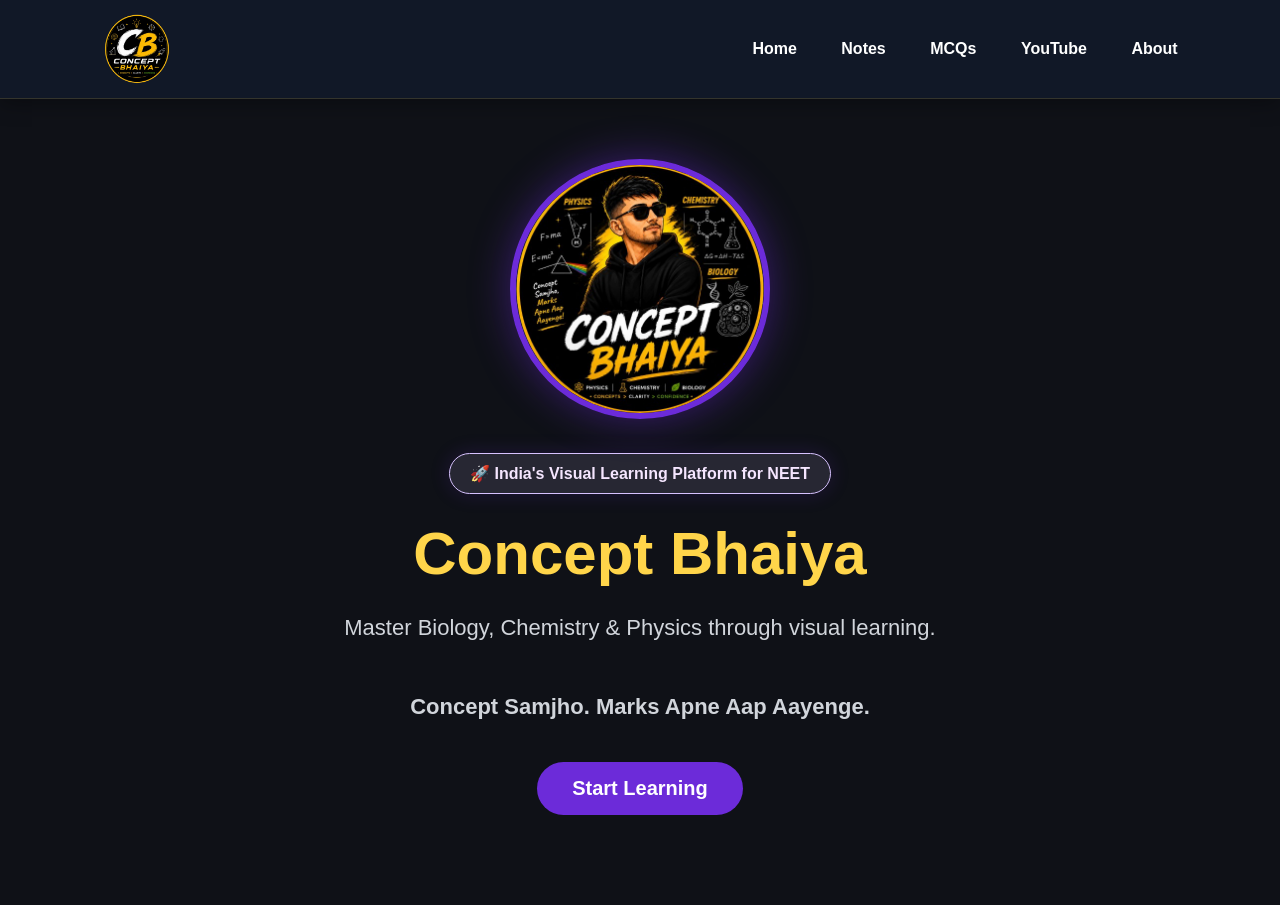
<file: index.html>
<!DOCTYPE html>
<html lang="en">
<head>
    <meta charset="UTF-8">
    <meta name="viewport" content="width=device-width, initial-scale=1.0">
    <title>Concept Bhaiya</title>

    <!-- Connect CSS -->
    <link rel="stylesheet" href="style.css">
</head>

<body>

    <nav class="navbar">
        <div class="logo">
    <img src="logo2.png" alt="Concept Bhaiya Logo" height="70">
</div>

        <div class="menu">
            <a href="#">Home</a>
            <a href="#">Notes</a>
            <a href="#">MCQs</a>
            <a href="#">YouTube</a>
            <a href="#">About</a>
        </div>
    </nav>

    <section class="hero">

        <div class="hero-image">
    <img src="profile2.png" alt="Concept Bhaiya">
</div>

        <div class="badge">
            🚀 India's Visual Learning Platform for NEET
        </div>

        <h1>Concept Bhaiya</h1>

        <p>
            Master Biology, Chemistry & Physics through visual learning.
            <br><br>
            <strong>Concept Samjho. Marks Apne Aap Aayenge.</strong>
        </p>

        <a href="notes.html" class="btn">
            Start Learning
        </a>

    </section>

    <!-- Connect JavaScript -->
    <script src="script.js"></script>

</body>
</html>
</file>
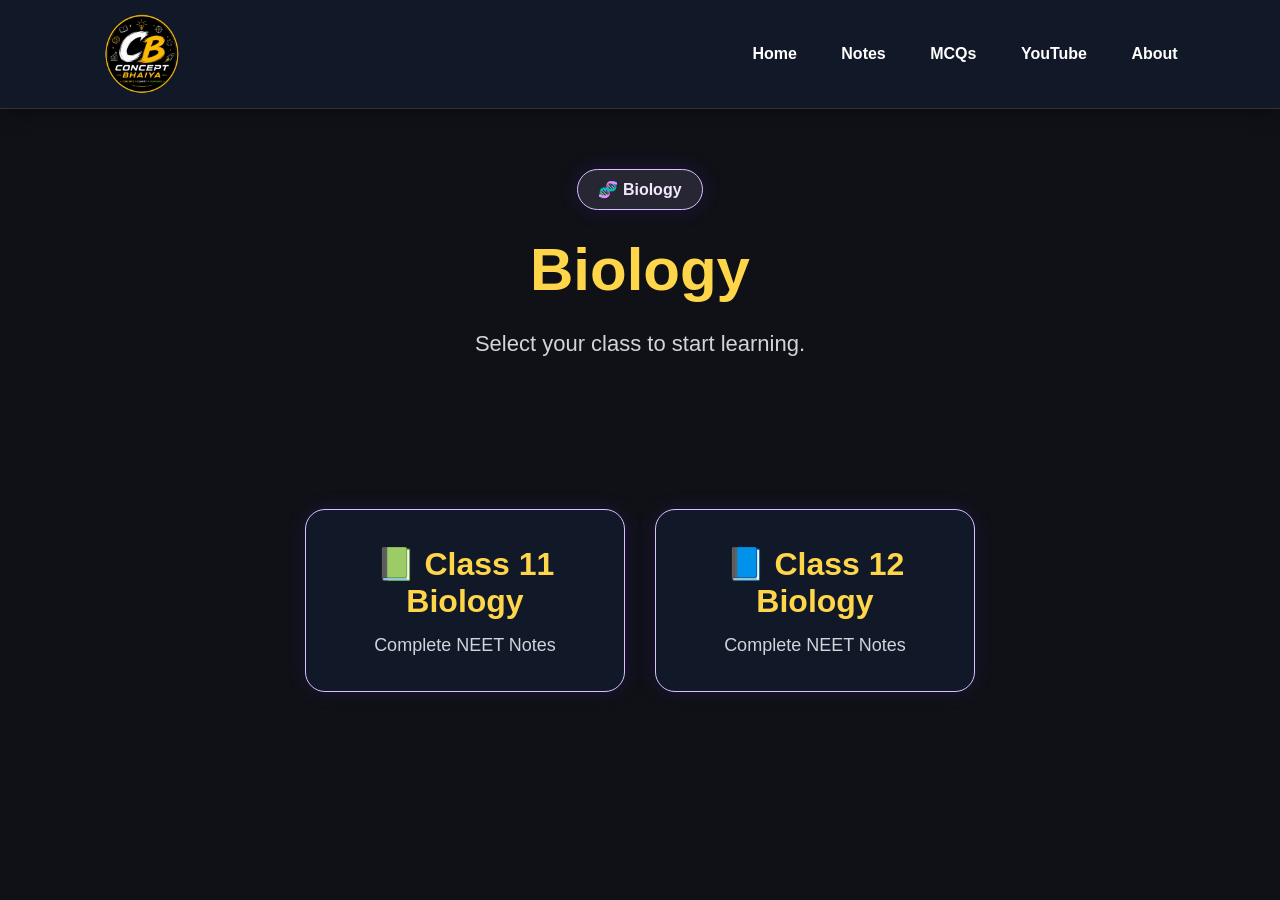
<file: biology.html>
<!DOCTYPE html>
<html lang="en">
<head>
    <meta charset="UTF-8">
    <meta name="viewport" content="width=device-width, initial-scale=1.0">
    <title>Concept Bhaiya | Biology</title>

    <link rel="stylesheet" href="style.css">
</head>

<body>

<nav class="navbar">

    <div class="logo">
        <img src="logo2.png" alt="Concept Bhaiya Logo" class="logo-img">
    </div>

    <div class="menu">
        <a href="index.html">Home</a>
        <a href="notes.html">Notes</a>
        <a href="#">MCQs</a>
        <a href="#">YouTube</a>
        <a href="#">About</a>
    </div>

</nav>

<section class="hero">

    <div class="badge">
        🧬 Biology
    </div>

    <h1>Biology</h1>

    <p>
        Select your class to start learning.
    </p>

</section>
  <section class="subjects">

    <a href="biology11.html" class="subject-card">
        <h2>📗 Class 11 Biology</h2>
        <p>Complete NEET Notes</p>
    </a>

    <a href="biology12.html" class="subject-card">
        <h2>📘 Class 12 Biology</h2>
        <p>Complete NEET Notes</p>
    </a>

</section>

</body>
</html>
</file>
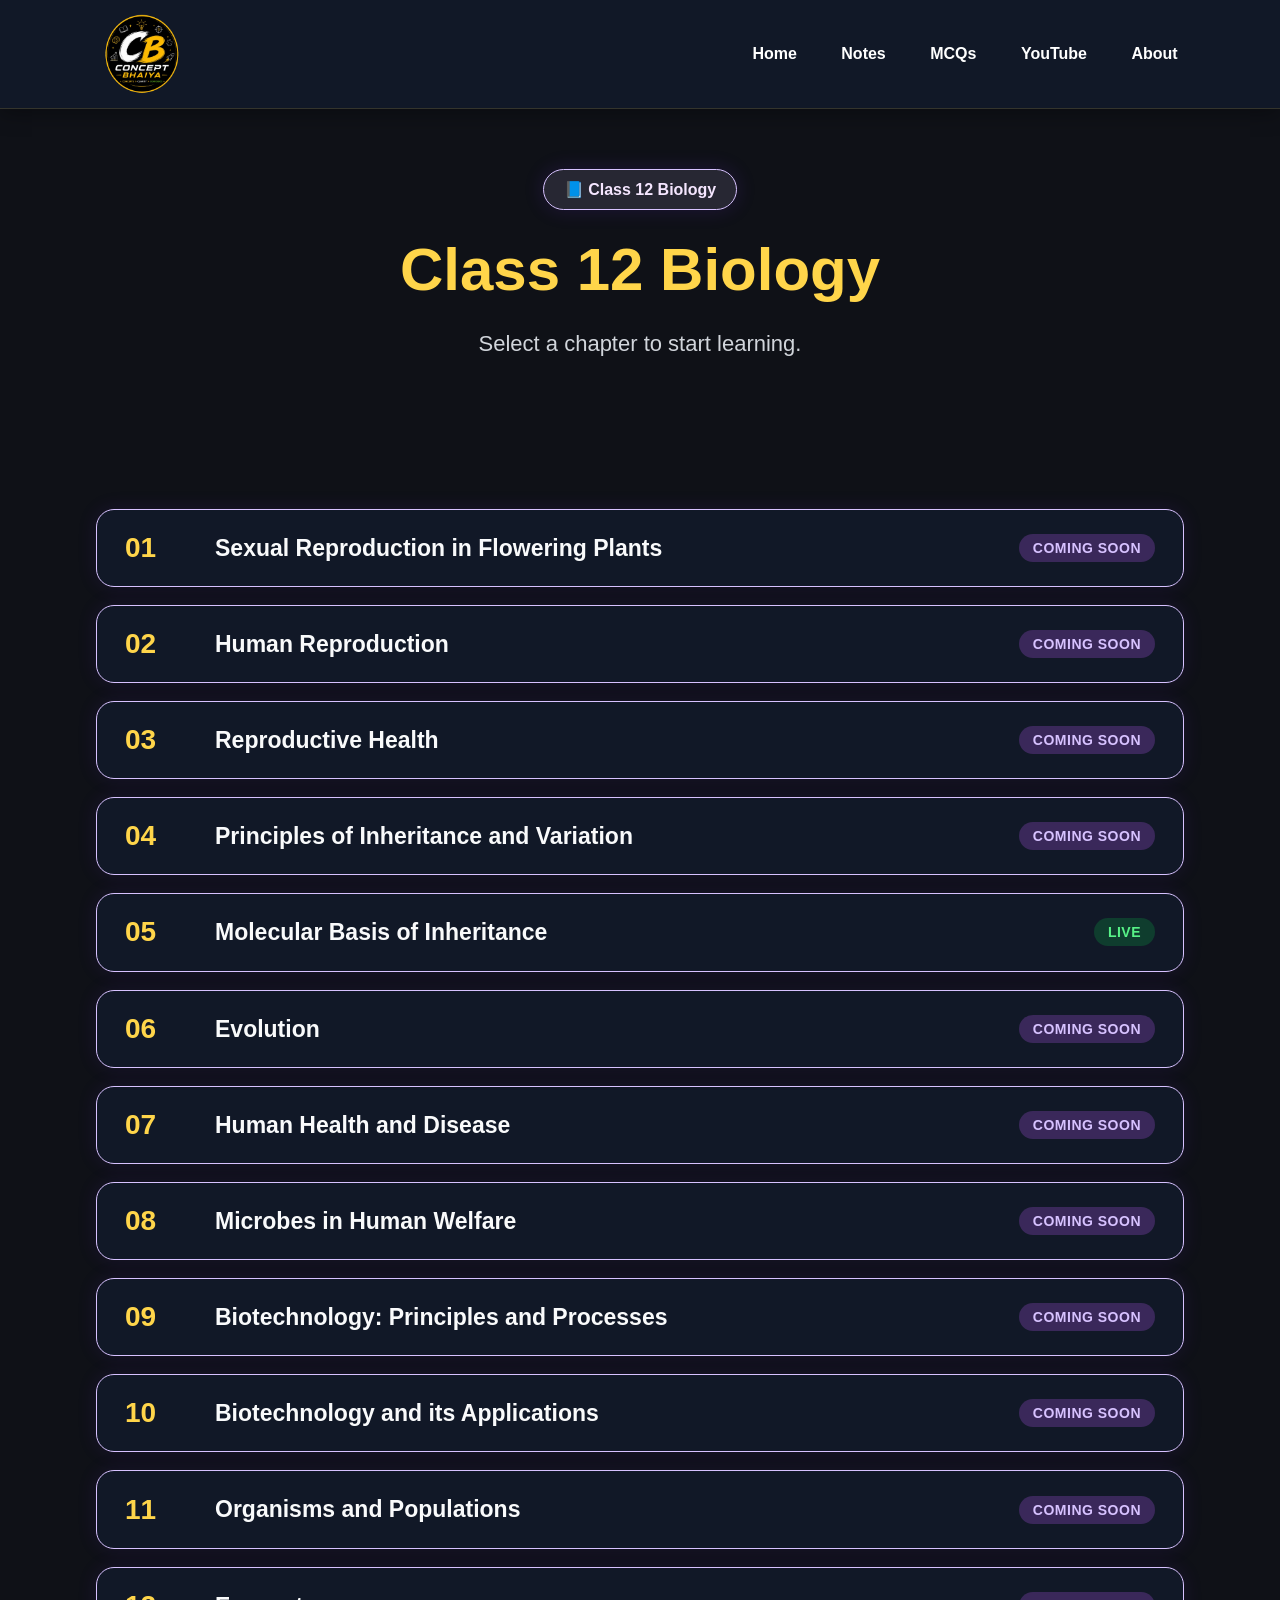
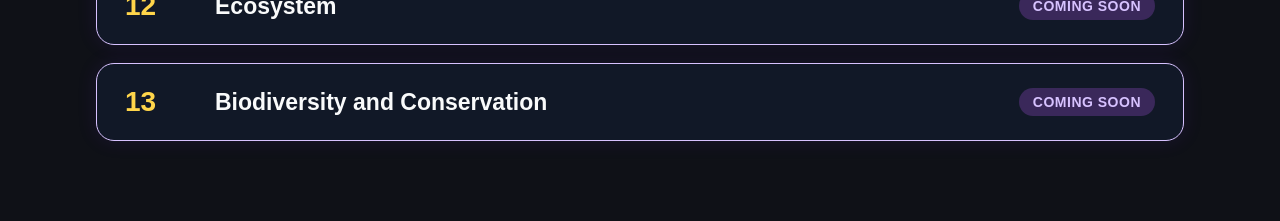
<file: biology12.html>
<!DOCTYPE html>
<html lang="en">
<head>
    <meta charset="UTF-8">
    <meta name="viewport" content="width=device-width, initial-scale=1.0">
    <title>Concept Bhaiya | Class 12 Biology</title>

    <link rel="stylesheet" href="style.css">
</head>

<body>

<nav class="navbar">

    <div class="logo">
        <img src="logo2.png" alt="Concept Bhaiya Logo" class="logo-img">
    </div>

    <div class="menu">
        <a href="index.html">Home</a>
        <a href="notes.html">Notes</a>
        <a href="#">MCQs</a>
        <a href="#">YouTube</a>
        <a href="#">About</a>
    </div>

</nav>

<section class="hero">

    <div class="badge">
        📘 Class 12 Biology
    </div>

    <h1>Class 12 Biology</h1>

    <p>Select a chapter to start learning.</p>

</section>

<section class="chapter-list">

    <a href="#" class="chapter-item">
        <span class="chapter-number">01</span>
        <span class="chapter-name">Sexual Reproduction in Flowering Plants</span>
        <span class="chapter-status soon">COMING SOON</span>
    </a>

    <a href="#" class="chapter-item">
        <span class="chapter-number">02</span>
        <span class="chapter-name">Human Reproduction</span>
        <span class="chapter-status soon">COMING SOON</span>
    </a>

    <a href="#" class="chapter-item">
        <span class="chapter-number">03</span>
        <span class="chapter-name">Reproductive Health</span>
        <span class="chapter-status soon">COMING SOON</span>
    </a>

    <a href="#" class="chapter-item">
        <span class="chapter-number">04</span>
        <span class="chapter-name">Principles of Inheritance and Variation</span>
        <span class="chapter-status soon">COMING SOON</span>
    </a>

    <a href="molecular-basis.html" class="chapter-item">
        <span class="chapter-number">05</span>
        <span class="chapter-name">Molecular Basis of Inheritance</span>
        <span class="chapter-status live">LIVE</span>
    </a>

    <a href="#" class="chapter-item">
        <span class="chapter-number">06</span>
        <span class="chapter-name">Evolution</span>
        <span class="chapter-status soon">COMING SOON</span>
    </a>

    <a href="#" class="chapter-item">
        <span class="chapter-number">07</span>
        <span class="chapter-name">Human Health and Disease</span>
        <span class="chapter-status soon">COMING SOON</span>
    </a>

        <a href="#" class="chapter-item">
        <span class="chapter-number">08</span>
        <span class="chapter-name">Microbes in Human Welfare</span>
        <span class="chapter-status soon">COMING SOON</span>
    </a>

    <a href="#" class="chapter-item">
        <span class="chapter-number">09</span>
        <span class="chapter-name">Biotechnology: Principles and Processes</span>
        <span class="chapter-status soon">COMING SOON</span>
    </a>

    <a href="#" class="chapter-item">
        <span class="chapter-number">10</span>
        <span class="chapter-name">Biotechnology and its Applications</span>
        <span class="chapter-status soon">COMING SOON</span>
    </a>

    <a href="#" class="chapter-item">
        <span class="chapter-number">11</span>
        <span class="chapter-name">Organisms and Populations</span>
        <span class="chapter-status soon">COMING SOON</span>
    </a>

    <a href="#" class="chapter-item">
        <span class="chapter-number">12</span>
        <span class="chapter-name">Ecosystem</span>
        <span class="chapter-status soon">COMING SOON</span>
    </a>

    <a href="#" class="chapter-item">
        <span class="chapter-number">13</span>
        <span class="chapter-name">Biodiversity and Conservation</span>
        <span class="chapter-status soon">COMING SOON</span>
    </a>

</section>

</body>
</html>
</file>
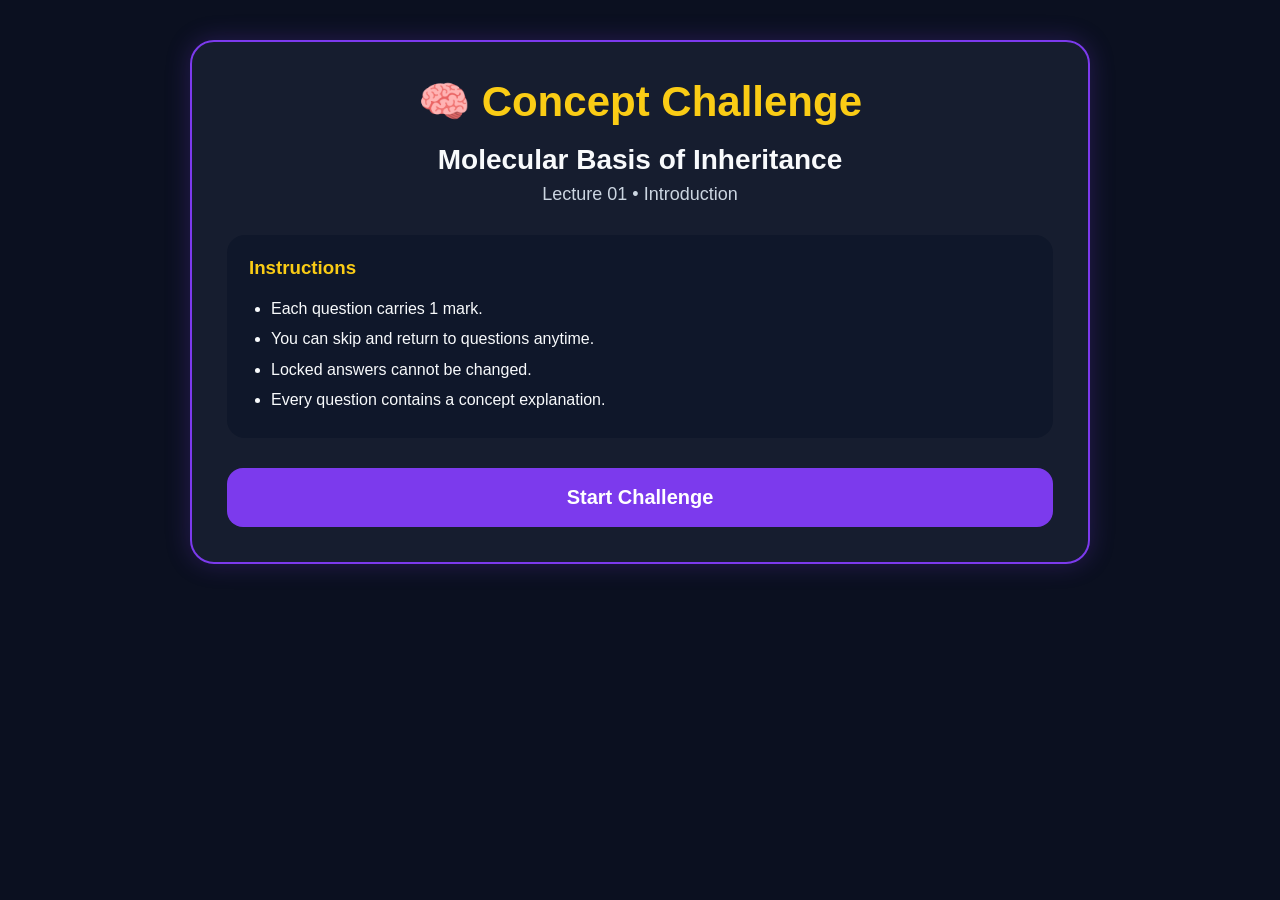
<file: concept-challenge.html>
<!DOCTYPE html>
<html lang="en">

<head>

    <meta charset="UTF-8">

    <meta name="viewport" content="width=device-width, initial-scale=1.0">

    <title>Concept Challenge | Concept Bhaiya</title>

    <link rel="stylesheet" href="concept-challenge.css">

    <script src="data/biology/molecular_basis_of_inheritance/lecture_01.js"></script>

</head>

<body>

<div class="challenge-container">

    <!-- ========================= -->
    <!-- WELCOME SCREEN -->
    <!-- ========================= -->

    <div id="welcome-screen">

        <h1>🧠 Concept Challenge</h1>

        <h2 id="lecture-title">
            Molecular Basis of Inheritance
        </h2>

        <p id="lecture-name">
            Lecture 01 • Introduction
        </p>

        <div id="instructions">

            <h3>Instructions</h3>

            <ul>

                <li>Each question carries 1 mark.</li>

                <li>You can skip and return to questions anytime.</li>

                <li>Locked answers cannot be changed.</li>

                <li>Every question contains a concept explanation.</li>

            </ul>

        </div>

        <button id="start-btn">

            Start Challenge

        </button>

    </div>

        <!-- ========================= -->
    <!-- QUIZ SCREEN -->
    <!-- ========================= -->

    <div id="quiz-screen" style="display:none;">

        <div id="top-bar">

            <div id="progress-text">
                Question 1 of 5
            </div>

            <div id="timer">
                00:00
            </div>

        </div>

        <div id="progress-bar">

            <div id="progress-fill"></div>

        </div>

        <div id="question-card">

            <h2 id="question"></h2>

            <div id="options"></div>

            <div id="feedback"></div>

        </div>

        <div id="navigation">

            <button id="previous-btn">
                Previous
            </button>

            <button id="skip-btn">
                Skip
            </button>

            <button id="lock-btn">
                Lock Answer
            </button>

            <button id="next-btn">
                Next
            </button>

        </div>

        <div id="question-navigator">

        </div>

    </div>

        <!-- ========================= -->
    <!-- RESULT SCREEN -->
    <!-- ========================= -->

    <div id="result-screen" style="display:none;">

        <h1>
            🎉 Challenge Complete
        </h1>

        <div id="result-summary">

        </div>

        <button id="review-btn">
            Review Answers
        </button>

    </div>

</div>

<script src="quiz-engine.js"></script>

</body>

</html>
</file>
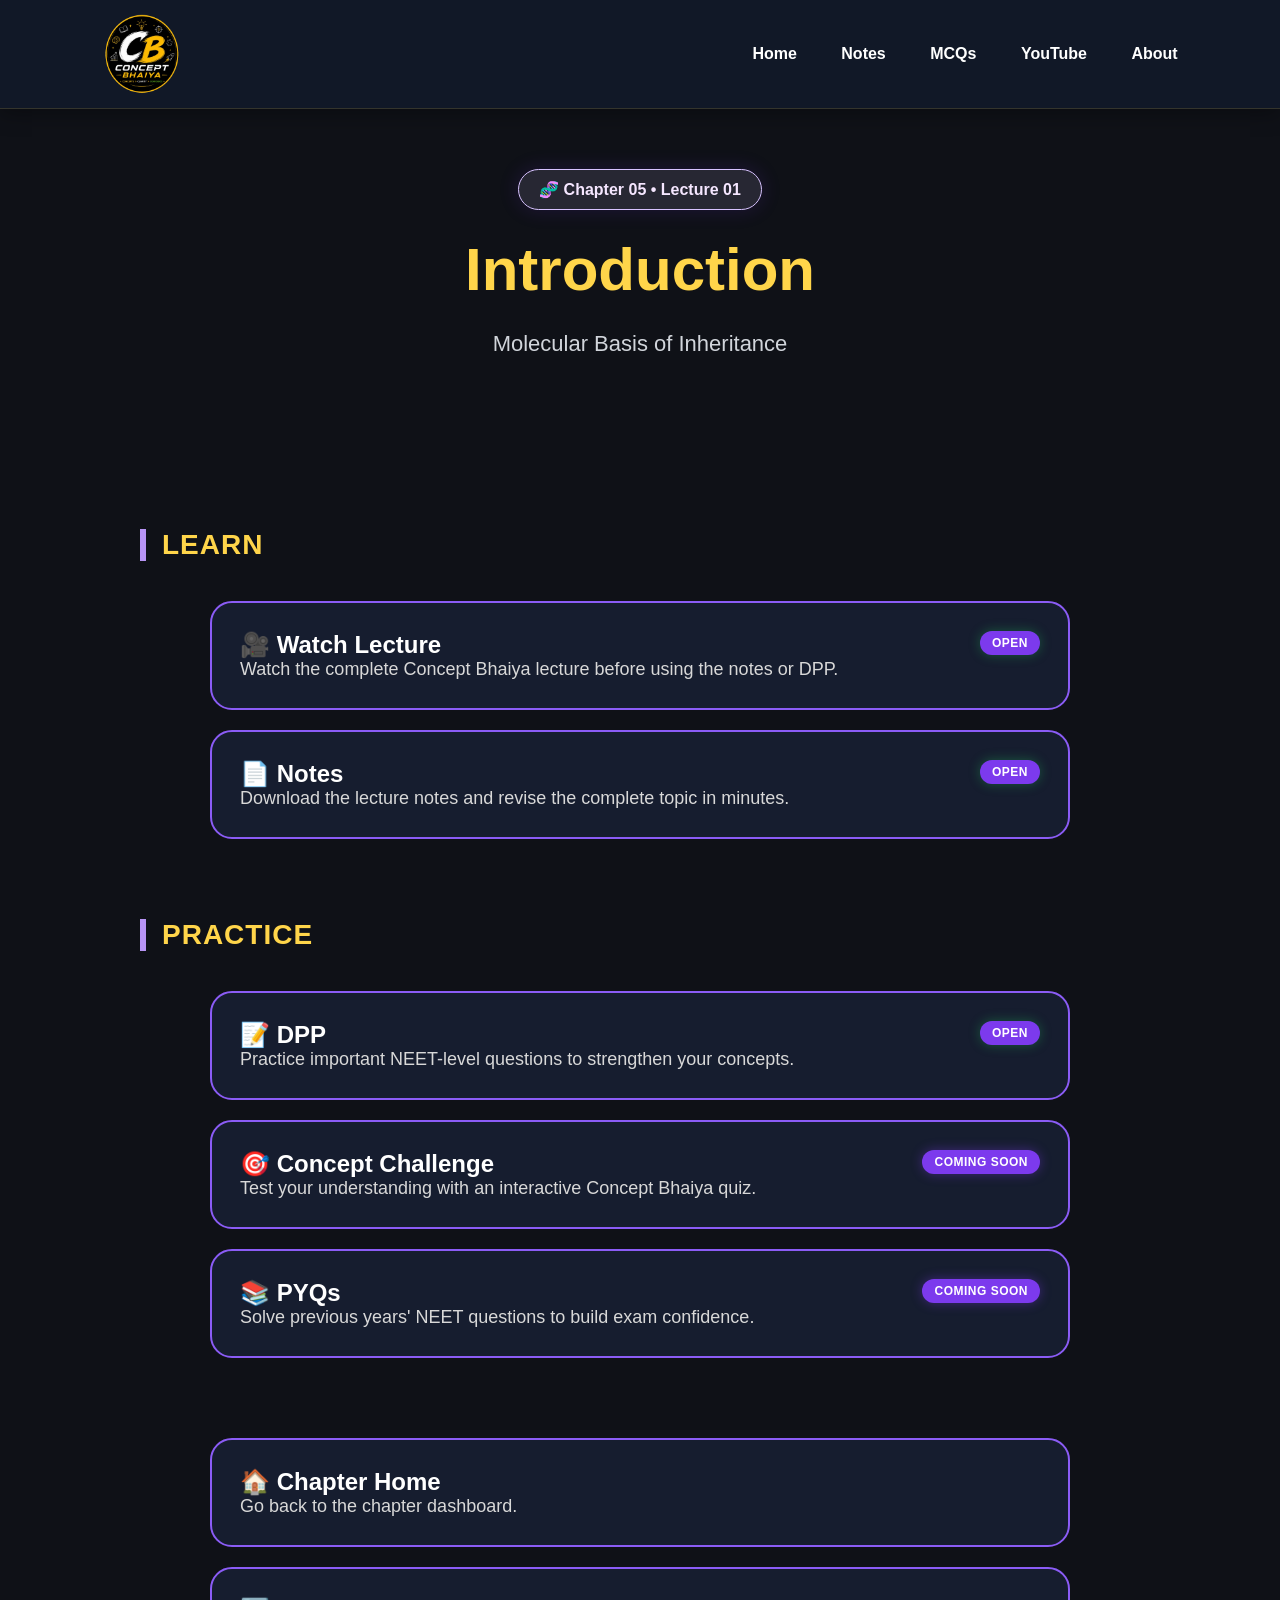
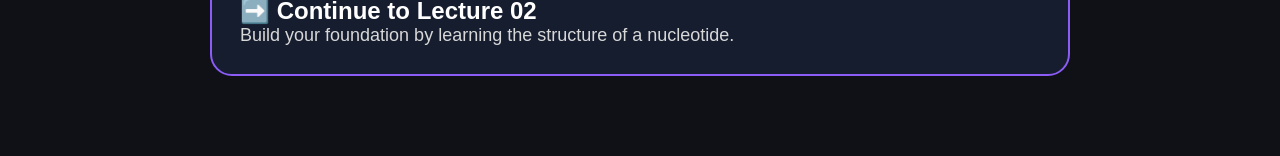
<file: mbi-introduction.html>
<!DOCTYPE html>
<html lang="en">
<head>
    <meta charset="UTF-8">
    <meta name="viewport" content="width=device-width, initial-scale=1.0">
    <title>Concept Bhaiya | Introduction</title>

    <link rel="stylesheet" href="style.css">
</head>

<body>

<nav class="navbar">

    <div class="logo">
        <img src="logo2.png" alt="Concept Bhaiya Logo" class="logo-img">
    </div>

    <div class="menu">
        <a href="index.html">Home</a>
        <a href="notes.html">Notes</a>
        <a href="#">MCQs</a>
        <a href="#">YouTube</a>
        <a href="#">About</a>
    </div>

</nav>

<section class="hero">

    <div class="badge">
        🧬 Chapter 05 • Lecture 01
    </div>

    <h1>Introduction</h1>

    <p>
        Molecular Basis of Inheritance
    </p>

</section>
  <h2 class="section-title">LEARN</h2>

<section class="resources">

    <a href="https://youtu.be/cUWe1SXnJ9s?si=S4iAB91GxJLrnUP6" target="_blank" class="resource-card">
        <h2>🎥 Watch Lecture <span class="action-badge open">OPEN</span></h2>
<p>Watch the complete Concept Bhaiya lecture before using the notes or DPP.</p>
    </a>

    <a href="MBInotes1.pdf" target="_blank" class="resource-card">
        <h2>📄 Notes <span class="action-badge open">OPEN</span></h2>
        <p>Download the lecture notes and revise the complete topic in minutes.</p>
    </a>
    </section>

<h2 class="section-title">PRACTICE</h2>

<section class="resources">

    <a href="MBIdppL-1.pdf" target="_blank" class="resource-card">
        <h2>📝 DPP <span class="action-badge open">OPEN</span></h2>
        <p>Practice important NEET-level questions to strengthen your concepts.</p>
    </a>

    <a href="concept-challenge.html" class="resource-card">
        <h2>🎯 Concept Challenge <span class="action-badge soon">COMING SOON</span></h2>
        <p>Test your understanding with an interactive Concept Bhaiya quiz.</p>
    </a>

    <a href="pyqs.html" class="resource-card">
        <h2>📚 PYQs <span class="action-badge soon">COMING SOON</span></h2>
        <p>Solve previous years' NEET questions to build exam confidence.</p>
    </a>

</section>
    <section class="resources">

<a href="molecular-basis.html" class="resource-card" title="Go to Chapter Home">
    <h2>🏠 Chapter Home</h2>
    <p>Go back to the chapter dashboard.</p>
</a>

<a href="mbi-structure-of-nucleotide.html" class="resource-card" title="Continue to Lecture 02">
    <h2>➡️ Continue to Lecture 02</h2>
    <p>Build your foundation by learning the structure of a nucleotide.</p>
</a>

</section>

</body>
</html>
</file>
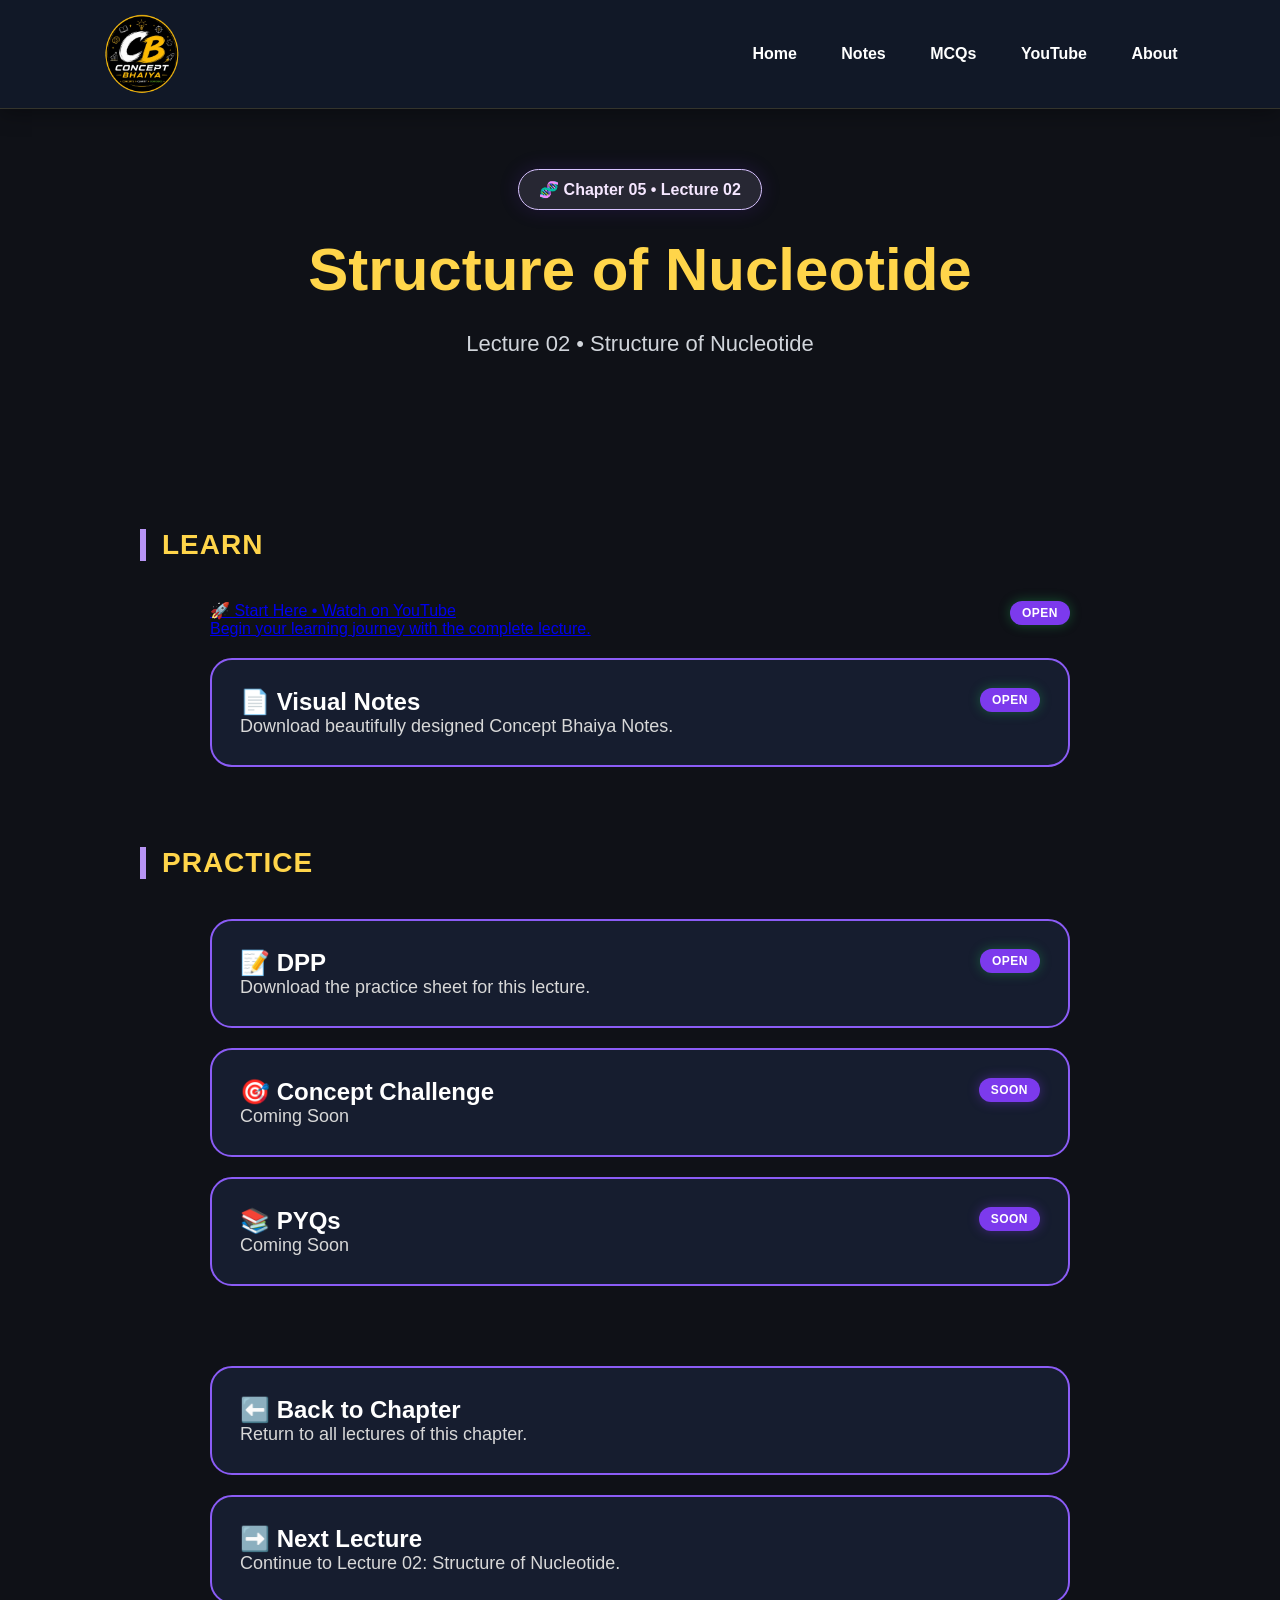
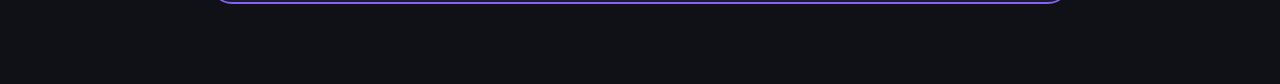
<file: mbi-structure-of-nucleotide.html>
<!DOCTYPE html>
<html lang="en">
<head>
    <meta charset="UTF-8">
    <meta name="viewport" content="width=device-width, initial-scale=1.0">
    <title>Concept Bhaiya | Introduction</title>

    <link rel="stylesheet" href="style.css">
</head>

<body>

<nav class="navbar">

    <div class="logo">
        <img src="logo2.png" alt="Concept Bhaiya Logo" class="logo-img">
    </div>

    <div class="menu">
        <a href="index.html">Home</a>
        <a href="notes.html">Notes</a>
        <a href="#">MCQs</a>
        <a href="#">YouTube</a>
        <a href="#">About</a>
    </div>

</nav>

<section class="hero">

    <div class="badge">
        🧬 Chapter 05 • Lecture 02
    </div>

    <h1>Structure of Nucleotide</h1>

    <p>
        Lecture 02 • Structure of Nucleotide
    </p>

</section>
  <h2 class="section-title">LEARN</h2>

<section class="resources">

    <a href="https://youtu.be/F4ZrwPDj1hg?si=UNN4vDMV58e9SkB2"
        <h2>🚀 Start Here • Watch on YouTube <span class="action-badge open">OPEN</span></h2>
<p>Begin your learning journey with the complete lecture.</p>
    </a>

    <a href="MBInotes2.pdf" target="_blank" class="resource-card">
        <h2>📄 Visual Notes <span class="action-badge open">OPEN</span></h2>
        <p>Download beautifully designed Concept Bhaiya Notes.</p>
    </a>
    </section>

<h2 class="section-title">PRACTICE</h2>

<section class="resources">

    <a href="MBIdppL-2.pdf" target="_blank" class="resource-card">
        <h2>📝 DPP <span class="action-badge open">OPEN</span></h2>
        <p>Download the practice sheet for this lecture.</p>
    </a>

    <a href="#" class="resource-card">
        <h2>🎯 Concept Challenge <span class="action-badge soon">SOON</span></h2>
        <p>Coming Soon</p>
    </a>

    <a href="#" class="resource-card">
        <h2>📚 PYQs <span class="action-badge soon">SOON</span></h2>
        <p>Coming Soon</p>
    </a>

</section>
    <section class="resources">

<a href="molecular-basis.html" class="resource-card">
    <h2>⬅️ Back to Chapter</h2>
    <p>Return to all lectures of this chapter.</p>
</a>

<a href="mbi-structure-of-nucleotide.html" class="resource-card">
    <h2>➡️ Next Lecture</h2>
    <p>Continue to Lecture 02: Structure of Nucleotide.</p>
</a>

</section>

</body>
</html>
</file>
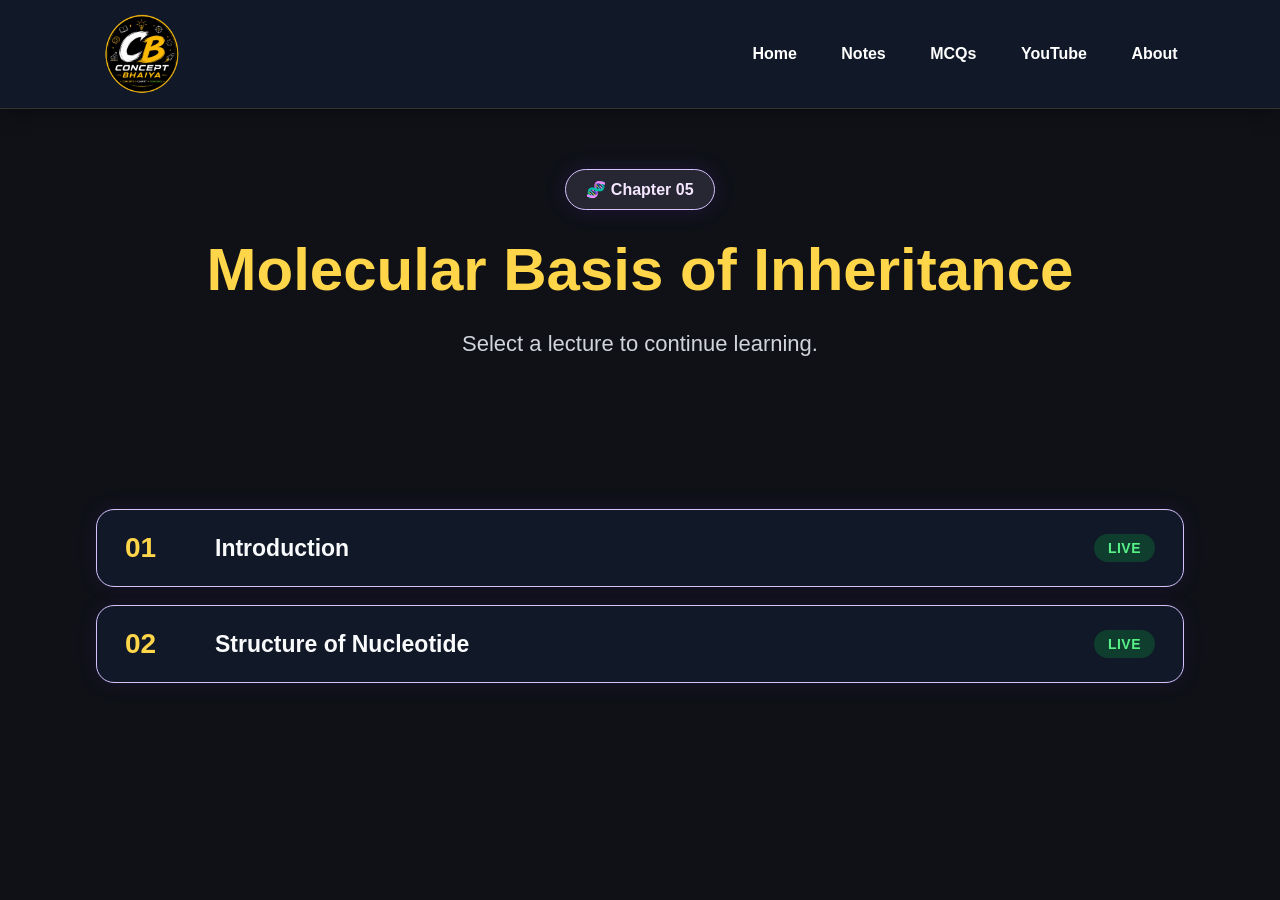
<file: molecular-basis.html>
<!DOCTYPE html>
<html lang="en">
<head>
    <meta charset="UTF-8">
    <meta name="viewport" content="width=device-width, initial-scale=1.0">
    <title>Concept Bhaiya | Molecular Basis of Inheritance</title>

    <link rel="stylesheet" href="style.css">
</head>

<body>

<nav class="navbar">

    <div class="logo">
        <img src="logo2.png" alt="Concept Bhaiya Logo" class="logo-img">
    </div>

    <div class="menu">
        <a href="index.html">Home</a>
        <a href="notes.html">Notes</a>
        <a href="#">MCQs</a>
        <a href="#">YouTube</a>
        <a href="#">About</a>
    </div>

</nav>

<section class="hero">

    <div class="badge">
        🧬 Chapter 05
    </div>

    <h1>Molecular Basis of Inheritance</h1>

    <p>
        Select a lecture to continue learning.
    </p>

</section>

<section class="chapter-list">

    <a href="mbi-introduction.html" class="chapter-item">
        <span class="chapter-number">01</span>
        <span class="chapter-name">Introduction</span>
        <span class="chapter-status live">LIVE</span>
    </a>

    <a href="mbi-structure-of-nucleotide.html" class="chapter-item">
        <span class="chapter-number">02</span>
        <span class="chapter-name">Structure of Nucleotide</span>
        <span class="chapter-status live">LIVE</span>
    </a>

</section>

</body>
</html>
</file>
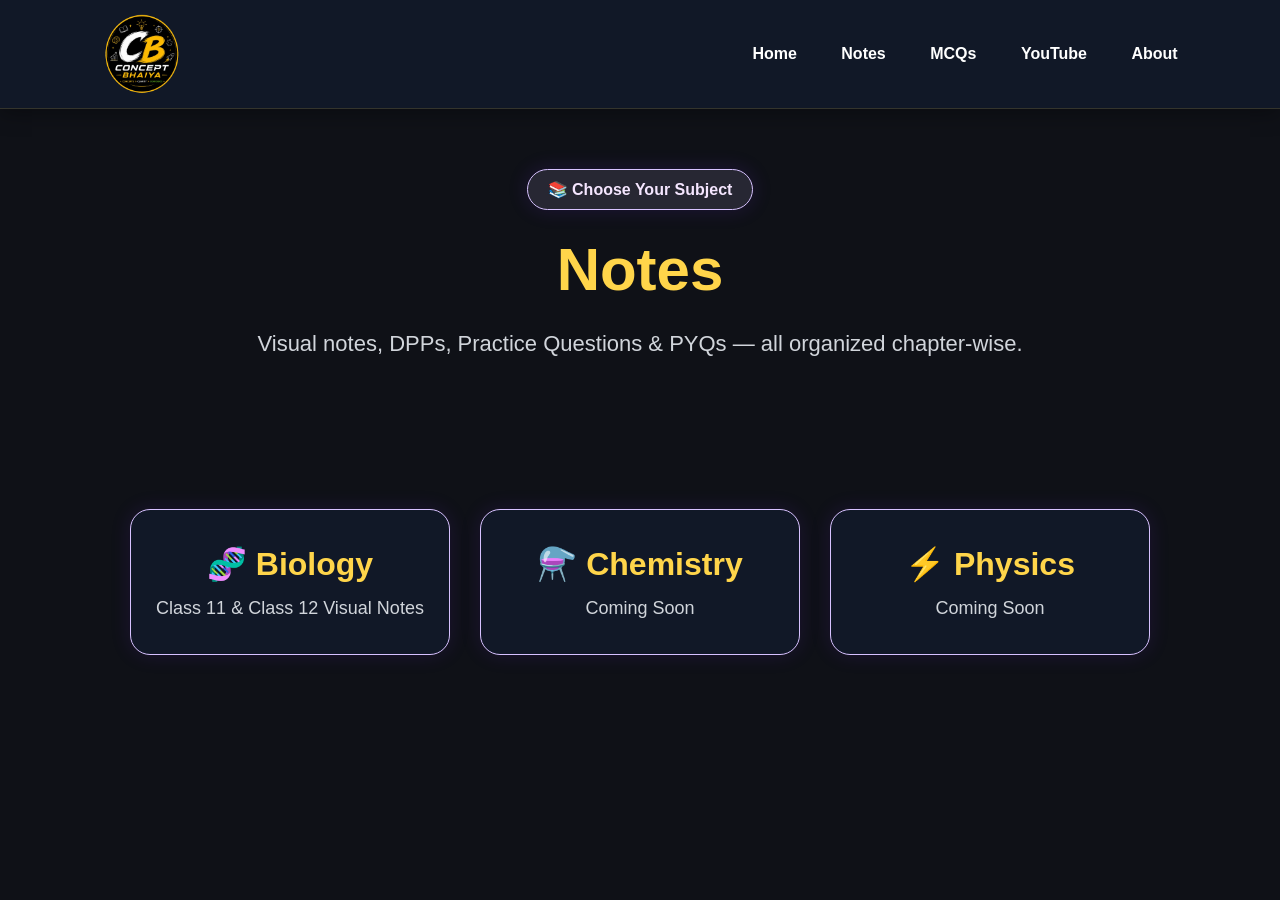
<file: notes.html>
<!DOCTYPE html>
<html lang="en">
<head>
    <meta charset="UTF-8">
    <meta name="viewport" content="width=device-width, initial-scale=1.0">
    <title>Concept Bhaiya | Notes</title>

    <link rel="stylesheet" href="style.css">
</head>

<body>
<nav class="navbar">

    <div class="logo">
        <img src="logo2.png" alt="Concept Bhaiya Logo" class="logo-img">
    </div>

    <div class="menu">
        <a href="index.html">Home</a>
        <a href="notes.html">Notes</a>
        <a href="#">MCQs</a>
        <a href="#">YouTube</a>
        <a href="#">About</a>
    </div>

</nav>
  <section class="hero">

    <div class="badge">
        📚 Choose Your Subject
    </div>

    <h1>Notes</h1>

    <p>
        Visual notes, DPPs, Practice Questions & PYQs — all organized chapter-wise.
    </p>

</section>
  <section class="subjects">

    <a href="biology.html" class="subject-card">
        <h2>🧬 Biology</h2>
        <p>Class 11 & Class 12 Visual Notes</p>
    </a>

    <a href="#" class="subject-card">
        <h2>⚗️ Chemistry</h2>
        <p>Coming Soon</p>
    </a>

    <a href="#" class="subject-card">
        <h2>⚡ Physics</h2>
        <p>Coming Soon</p>
    </a>

</section>
</body>
</html>
</file>
<file: style.css>
*{
    margin:0;
    padding:0;
    box-sizing:border-box;
    font-family:Arial, Helvetica, sans-serif;
}

body{
    background:#0f1117;
color:white;
}

.navbar{
    display:flex;
    justify-content:space-between;
    align-items:center;
    padding:14px 8%;
    background:#111827;
    box-shadow:0 4px 20px rgba(0,0,0,.35);
    border-bottom:1px solid rgba(255,213,74,.15);
}
}

.logo{
    font-size:30px;
    font-weight:bold;
    color:#6C2BD9;
}

.menu a{
    margin-left:40px;
    text-decoration:none;
    color:white;
    font-weight:600;
    transition:.3s;
}

.menu a:hover{
    color:#FFD54A;
    transform:translateY(-2px);
}

.hero{
    text-align:center;
    padding:60px 20px 90px;
}

.badge{
    display:inline-block;
    background:rgba(215,194,255,0.12);
    color:#F5E6FF;
    padding:10px 20px;
    border:1px solid #D7C2FF;
    box-shadow:0 0 20px rgba(108,43,217,0.18);
    border-radius:50px;
    font-weight:bold;
    margin-bottom:25px;
}

.hero h1{
    font-size:60px;
    color:#FFD54A;
    margin-bottom:20px;
}

.hero p{
    font-size:22px;
    color:#D1D5DB;
    line-height:1.8;
    margin-bottom:35px;
}

.btn{
    display:inline-block;
    padding:15px 35px;
    background:#6C2BD9;
    color:white;
    text-decoration:none;
    border-radius:50px;
    font-size:20px;
    font-weight:600;
    transition:.3s;
}

.btn:hover{
    transform:translateY(-4px);
    box-shadow:0 10px 25px rgba(108,43,217,.3);
}
.logo{
    display:flex;
    align-items:center;
}

.logo-img{
    width:80px;
    height:80px;
    object-fit:contain;
    margin-right:12px;
}

.hero-image{
    margin-bottom:30px;
}

.hero-image img{
    width:260px;
    height:260px;
    object-fit:cover;
    border-radius:50%;
    border:6px solid #6C2BD9;
    box-shadow:0 0 40px rgba(108,43,217,.45);
}

.subjects{
    display:flex;
    justify-content:center;
    gap:30px;
    flex-wrap:wrap;
    padding:20px 8% 80px;
}

.subject-card{
    width:320px;
    background:#111827;
    border:1px solid #D7C2FF;
    border-radius:20px;
    padding:35px 25px;
    text-decoration:none;
    text-align:center;
    transition:.3s;
    box-shadow:0 0 20px rgba(108,43,217,.15);
}

.subject-card h2{
    color:#FFD54A;
    font-size:32px;
    margin-bottom:15px;
}

.subject-card p{
    color:#D1D5DB;
    font-size:18px;
}

.subject-card:hover{
    transform:translateY(-8px);
    border-color:#FFD54A;
    box-shadow:0 0 30px rgba(108,43,217,.35);
}

/* ===========================
   CLASS 12 CHAPTER LIST
=========================== */

.chapter-list{
    width:85%;
    max-width:1100px;
    margin:20px auto 80px;
    display:flex;
    flex-direction:column;
    gap:18px;
}

.chapter-item{
    background:#111827;
    border:1px solid #D7C2FF;
    border-radius:18px;
    padding:22px 28px;
    display:flex;
    align-items:center;
    text-decoration:none;
    transition:.3s;
    box-shadow:0 0 20px rgba(108,43,217,.12);
}

.chapter-item:hover{
    transform:translateY(-4px) scale(1.01);
    border-color:#FFD54A;
    box-shadow:0 12px 35px rgba(108,43,217,.30);

}

.chapter-number{
    width:90px;
    font-size:28px;
    font-weight:700;
    color:#FFD54A;
}

.chapter-name{
    flex:1;
    font-size:23px;
    color:#F9FAFB;
    font-weight:700;
    line-height:1.4;
}

.chapter-status{
    font-size:16px;
    color:#D7C2FF;
    font-weight:600;
}

/* ===== STATUS BADGES ===== */

.chapter-status{
    padding:6px 14px;
    border-radius:999px;
    font-size:14px;
    font-weight:700;
    letter-spacing:.5px;
}

.chapter-status.live{
    background:#0F3D2E;
    color:#57F287;
}

.chapter-status.soon{
    background:#3A285A;
    color:#D7C2FF;
}

/* ===== Lecture Resource Cards ===== */

.resources{
    max-width:900px;
    margin:40px auto 80px;
    display:flex;
    flex-direction:column;
    gap:20px;
    padding:0 20px;
}

.resource-card{
    background:#161d2f;
    border:2px solid #8B5CF6;
    border-radius:22px;
    padding:28px;
    text-decoration:none;
    transition:0.3s;
}

.resource-card,
.resource-card:visited {
    color: inherit;
}

.resource-card:hover{
    transform:translateY(-6px) scale(1.02);
    border-color:#8B5CF6;
    box-shadow:0 12px 30px rgba(0,0,0,0.25);
}
}

.resource-card h2{
    color:#ffd54f;
    font-size:28px;
    margin-bottom:10px;
}

.resource-card p{
    color:#d8d8d8;
    font-size:18px;
    margin:0;
}

.section-title {
    width: 90%;
    max-width: 1000px;
    margin: 40px auto 20px;
    color: #FFD54A;
    font-size: 28px;
    font-weight: 700;
    letter-spacing: 1px;
    border-left: 6px solid #B794F4;
    padding-left: 16px;
}

.action-badge {
    display: inline-block;
    margin-left: auto;
    float: right;
    padding: 5px 12px;
    border-radius: 999px;
    font-size: 12px;
    font-weight: 700;
    letter-spacing: .5px;
    vertical-align: middle;
}

.action-badge.open {
    background: #7C3AED;
    color: white;
    box-shadow: 0 0 12px rgba(34,197,94,.35);
}

.action-badge.soon {
    background: #7C3AED;
    color: white;
    box-shadow: 0 0 12px rgba(124,58,237,.40);
}
</file>
<file: concept-challenge.css>
:root{

    --bg:#0B1020;
    --card:#161D2F;

    --primary:#7C3AED;
    --primary-light:#9F67FF;

    --yellow:#FACC15;

    --text:#F8FAFC;
    --muted:#CBD5E1;

    --correct:#22C55E;
    --wrong:#EF4444;
    --skipped:#6B7280;

}

*{

    margin:0;
    padding:0;
    box-sizing:border-box;

}

body{

    background:var(--bg);

    color:var(--text);

    font-family:Arial, Helvetica, sans-serif;

    min-height:100vh;

    display:flex;

    justify-content:center;

    padding:40px 20px;

}

.challenge-container{

    width:100%;

    max-width:900px;

}

#welcome-screen,
#quiz-screen,
#result-screen{

    background:var(--card);

    border:2px solid var(--primary);

    border-radius:24px;

    padding:35px;

    box-shadow:0 0 25px rgba(124,58,237,.25);

}

#welcome-screen{

    text-align:center;

}

#welcome-screen h1{

    color:var(--yellow);

    font-size:42px;

    margin-bottom:18px;

}

#lecture-title{

    font-size:28px;

    margin-bottom:8px;

}

#lecture-name{

    color:var(--muted);

    margin-bottom:30px;

    font-size:18px;

}

#instructions{

    background:#0F172A;

    border-radius:18px;

    padding:22px;

    text-align:left;

    margin-bottom:30px;

}

#instructions h3{

    color:var(--yellow);

    margin-bottom:15px;

}

#instructions ul{

    padding-left:22px;

    line-height:1.9;

}

#start-btn{

    width:100%;

    border:none;

    border-radius:16px;

    background:var(--primary);

    color:white;

    padding:18px;

    font-size:20px;

    font-weight:bold;

    cursor:pointer;

    transition:.3s;

}

#start-btn:hover{

    background:var(--primary-light);

}

#top-bar{

    display:flex;

    justify-content:space-between;

    align-items:center;

    margin-bottom:20px;

    font-weight:bold;

}

#progress-bar{

    width:100%;

    height:12px;

    background:#0F172A;

    border-radius:30px;

    overflow:hidden;

    margin-bottom:30px;

}

#progress-fill{

    width:0%;

    height:100%;

    background:var(--primary);

    transition:.3s;

}

#question-card{

    background:#0F172A;

    border-radius:18px;

    padding:28px;

    margin-bottom:25px;

}

#question{

    font-size:28px;

    line-height:1.6;

    margin-bottom:25px;

}

#options{

    display:flex;

    flex-direction:column;

    gap:15px;

}

.option-btn{

    background:var(--bg);

    color:var(--text);

    border:2px solid var(--primary);

    border-radius:14px;

    padding:18px;

    font-size:18px;

    text-align:left;

    cursor:pointer;

    transition:.3s;

}

.option-btn:hover{

    background:var(--primary);

}

.option-btn.selected{

    background:var(--primary);

    border-color:var(--yellow);

}

#feedback{

    margin-top:25px;

    min-height:70px;

}

#navigation{

    display:grid;

    grid-template-columns:repeat(4,1fr);

    gap:12px;

    margin-bottom:30px;

}

#navigation button{

    border:none;

    border-radius:14px;

    padding:16px;

    font-size:17px;

    font-weight:bold;

    cursor:pointer;

    transition:.3s;

    color:white;

}

#previous-btn{

    background:#374151;

}

#skip-btn{

    background:#6B7280;

}

#lock-btn{

    background:var(--primary);

}

#next-btn{

    background:#2563EB;

}

#navigation button:hover{

    transform:translateY(-2px);

}

#question-navigator{

    display:grid;

    grid-template-columns:repeat(auto-fit,minmax(50px,1fr));

    gap:12px;

}

.navigator-btn{

    height:50px;

    border:none;

    border-radius:12px;

    background:#1E293B;

    color:white;

    font-weight:bold;

    cursor:pointer;

    transition:.3s;

}

.navigator-btn.current{

    background:var(--primary);

}

.navigator-btn.correct{

    background:var(--correct);

}

.navigator-btn.wrong{

    background:var(--wrong);

}

.navigator-btn.skipped{

    background:var(--skipped);

}

#result-screen{

    text-align:center;

}

#result-summary{

    background:#0F172A;

    border-radius:18px;

    padding:25px;

    margin:30px 0;

    text-align:left;

    line-height:2;

}

#review-btn{

    width:100%;

    border:none;

    border-radius:16px;

    background:var(--primary);

    color:white;

    padding:18px;

    font-size:18px;

    font-weight:bold;

    cursor:pointer;

}

@media(max-width:768px){

    body{

        padding:15px;

    }

    #welcome-screen,
    #quiz-screen,
    #result-screen{

        padding:22px;

    }

    #question{

        font-size:22px;

    }

    #navigation{

        grid-template-columns:1fr 1fr;

    }

}
</file>
